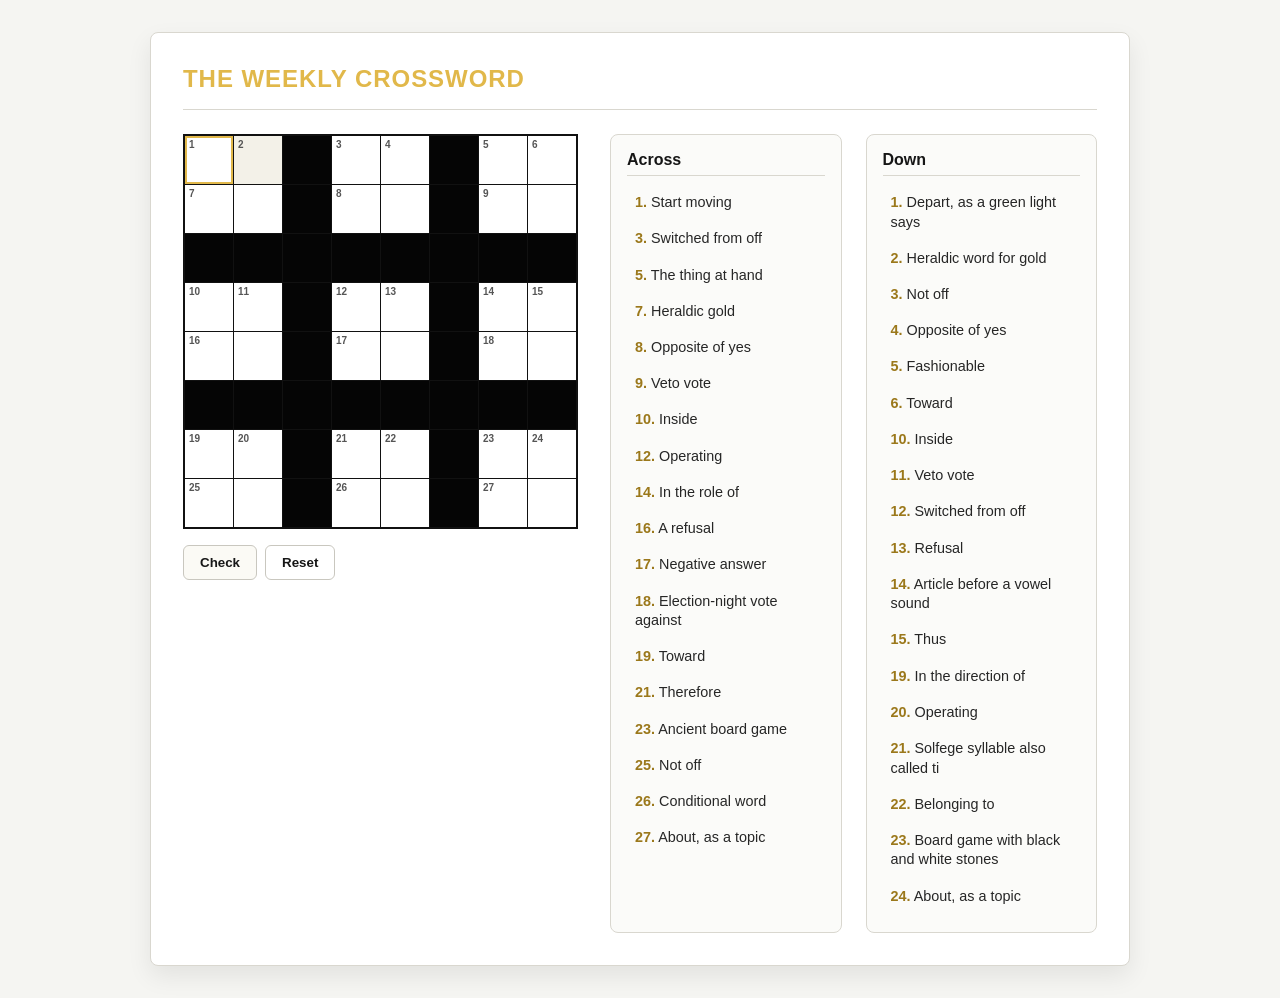
<file: index.html>
<!DOCTYPE html>
<html lang="en">
<head>
  <meta charset="UTF-8">
  <meta name="viewport" content="width=device-width, initial-scale=1.0">
  <title>The Weekly Crossword</title>
  <link rel="stylesheet" href="style.css">
</head>
<body>

<div class="container">
  <header>
    <h1>The Weekly Crossword</h1>
  </header>

  <main class="crossword-layout">
    <div>
      <div class="grid-container">
        <div id="playGrid" class="grid"></div>
      </div>
      <div style="margin-top: 1rem; display: flex; gap: 0.5rem;">
        <button class="btn btn-primary" onclick="checkPuzzle()">Check</button>
        <button class="btn" onclick="resetPlayerGrid()">Reset</button>
      </div>
      <div id="statusMessage" class="status-msg"></div>
    </div>

    <div class="clues-container">
      <div class="clue-list">
        <h3>Across</h3>
        <div id="acrossClues"></div>
      </div>
      <div class="clue-list">
        <h3>Down</h3>
        <div id="downClues"></div>
      </div>
    </div>
  </main>
</div>

<script src="player.js"></script>
</body>
</html>
</file>
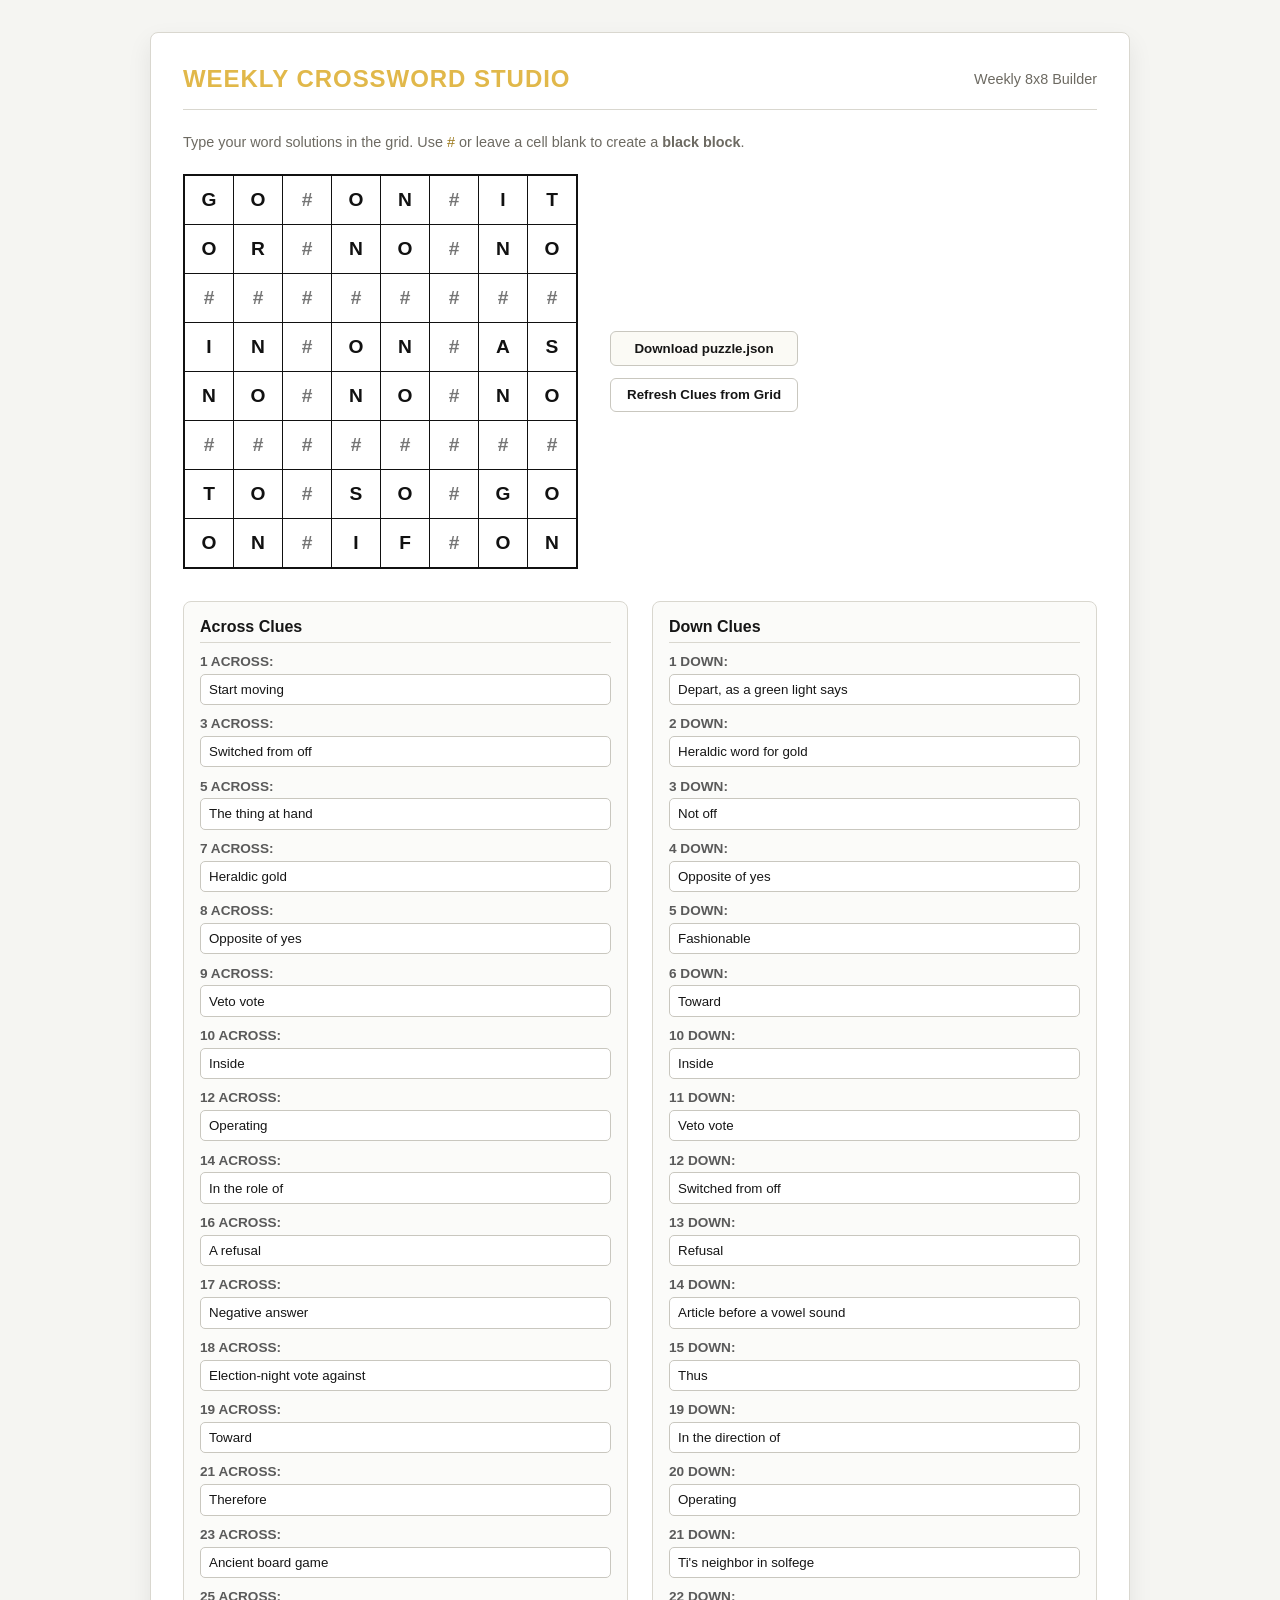
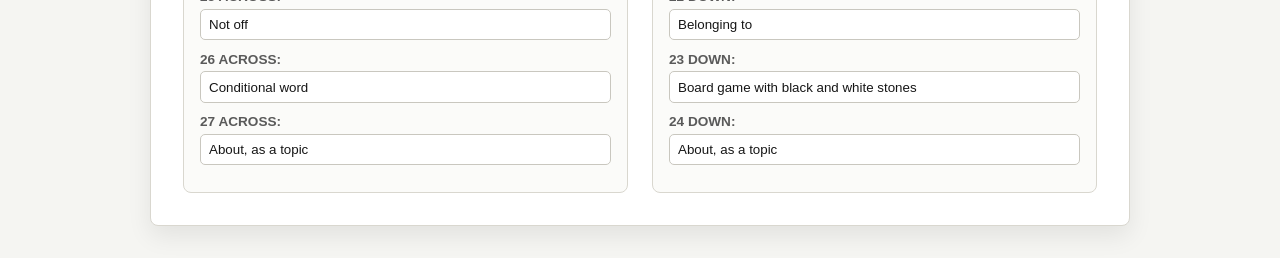
<file: admin.html>
<!DOCTYPE html>
<html lang="en">
<head>
  <meta charset="UTF-8">
  <meta name="viewport" content="width=device-width, initial-scale=1.0">
  <title>Weekly Crossword Studio</title>
  <link rel="stylesheet" href="style.css">
  <style>
    .builder-cell input {
      font-size: 1.2rem;
      font-weight: bold;
      text-transform: uppercase;
    }
  </style>
</head>
<body>

<div class="container">
  <header>
    <h1>Weekly Crossword Studio</h1>
    <span>Weekly 8x8 Builder</span>
  </header>

  <p class="helper-text">
    Type your word solutions in the grid. Use <code>#</code> or leave a cell blank to create a <strong>black block</strong>.
  </p>

  <div style="display: flex; gap: 2rem; flex-wrap: wrap; margin-bottom: 2rem;">
    <div class="grid-container">
      <div id="builderGrid" class="grid"></div>
    </div>
    <div style="display: flex; flex-direction: column; gap: 0.75rem; justify-content: center;">
      <button class="btn btn-primary" onclick="downloadPuzzleJSON()">Download puzzle.json</button>
      <button class="btn" onclick="generateClueInputs()">Refresh Clues from Grid</button>
    </div>
  </div>

  <div class="clues-container">
    <div>
      <h3>Across Clues</h3>
      <div id="builderAcrossClues"></div>
    </div>
    <div>
      <h3>Down Clues</h3>
      <div id="builderDownClues"></div>
    </div>
  </div>
</div>

<script src="admin.js"></script>
</body>
</html>
</file>
<file: style.css>
:root {
  --bg: #f5f5f2;
  --card-bg: #ffffff;
  --panel-bg: #fbfbf9;
  --text: #161616;
  --muted: #6d6a62;
  --border: #111111;
  --primary: #e1b84a;
  --primary-soft: #fbfaf5;
  --highlight: #f3f1e8;
  --focus-cell: #ffffff;
  --correct: #217a45;
  --wrong: #b42323;
  --block: #050505;
  --cell: #ffffff;
  --cell-text: #111111;
  --line: #d9d7cf;
  --grid-size: 8;
  --cell-size: 48px;
}

* {
  box-sizing: border-box;
  margin: 0;
  padding: 0;
  font-family: -apple-system, BlinkMacSystemFont, "Segoe UI", Roboto, sans-serif;
}

body {
  min-height: 100vh;
  background: var(--bg);
  color: var(--text);
  padding: 2rem 1rem;
  display: flex;
  justify-content: center;
}

.container {
  max-width: 980px;
  width: 100%;
  background: var(--card-bg);
  border: 1px solid var(--line);
  padding: 2rem;
  border-radius: 8px;
  box-shadow: 0 10px 24px rgb(0 0 0 / 0.08);
}

header {
  display: flex;
  justify-content: space-between;
  align-items: center;
  gap: 1rem;
  margin-bottom: 1.5rem;
  border-bottom: 1px solid var(--line);
  padding-bottom: 1rem;
}

h1 {
  color: var(--primary);
  font-size: 1.5rem;
  text-transform: uppercase;
  letter-spacing: 0.04em;
}

h3 {
  color: var(--text);
}

code {
  color: #9b781b;
}

header span,
.helper-text {
  color: var(--muted);
  font-size: 0.9rem;
}

.helper-text {
  margin-bottom: 1.5rem;
}

.btn {
  padding: 0.55rem 1rem;
  border-radius: 6px;
  font-weight: 700;
  cursor: pointer;
  border: 1px solid #c9c7bf;
  background: #ffffff;
  color: var(--text);
  transition: background 0.2s, border-color 0.2s;
  text-decoration: none;
  display: inline-block;
}

.btn:hover {
  background: #f4f3ee;
  border-color: #9f9c93;
}

.btn-primary {
  background: var(--primary-soft);
  color: #171717;
  border-color: #c9c7bf;
}

.btn-primary:hover {
  background: #f1efe7;
  border-color: #9f9c93;
}

.crossword-layout {
  display: grid;
  grid-template-columns: auto 1fr;
  gap: 2rem;
  align-items: start;
}

.grid-container {
  display: inline-block;
  border: 2px solid var(--border);
  background-color: var(--border);
}

.grid {
  display: grid;
  grid-template-columns: repeat(var(--grid-size), var(--cell-size));
  grid-template-rows: repeat(var(--grid-size), var(--cell-size));
  gap: 1px;
}

.cell {
  position: relative;
  background-color: var(--cell);
  display: flex;
  justify-content: center;
  align-items: center;
  user-select: none;
}

.cell.blocked {
  background-color: var(--block);
  cursor: not-allowed;
}

.cell-number {
  position: absolute;
  top: 3px;
  left: 4px;
  font-size: 10px;
  font-weight: 800;
  color: #555555;
  pointer-events: none;
}

.cell input {
  width: 100%;
  height: 100%;
  border: none;
  text-align: center;
  font-size: 1.25rem;
  font-weight: 800;
  text-transform: uppercase;
  color: var(--cell-text);
  background: transparent;
  outline: none;
  caret-color: transparent;
  cursor: pointer;
}

.cell.highlighted {
  background-color: var(--highlight);
}

.cell.focused {
  background-color: var(--focus-cell);
  box-shadow: inset 0 0 0 2px #e1b84a;
}

.clues-container {
  display: grid;
  grid-template-columns: 1fr 1fr;
  gap: 1.5rem;
}

.clue-list,
.clues-container > div {
  background: var(--panel-bg);
  border: 1px solid var(--line);
  border-radius: 8px;
  padding: 1rem;
}

.clue-list h3,
.clues-container h3 {
  margin-bottom: 0.7rem;
  font-size: 1rem;
  border-bottom: 1px solid var(--line);
  padding-bottom: 0.35rem;
}

.clue-item {
  padding: 0.4rem 0.5rem;
  margin-bottom: 0.25rem;
  border-radius: 5px;
  color: #262626;
  font-size: 0.9rem;
  line-height: 1.35;
}

.clue-item strong {
  color: #9b781b;
}

.builder-clue-field {
  margin-bottom: 0.7rem;
}

.builder-clue-field label {
  display: block;
  margin-bottom: 0.3rem;
  color: #5a5a5a;
  font-size: 0.85rem;
  font-weight: 800;
}

.builder-clue-field input {
  width: 100%;
  padding: 0.45rem 0.5rem;
  border: 1px solid #c9c7bf;
  border-radius: 5px;
  background: #ffffff;
  color: var(--text);
  outline: none;
}

.builder-clue-field input:focus {
  border-color: #8f8b82;
  box-shadow: 0 0 0 2px rgba(225, 184, 74, 0.12);
}

.status-msg {
  margin-top: 1rem;
  font-weight: 700;
  min-height: 1.2rem;
}

@media (max-width: 760px) {
  .crossword-layout,
  .clues-container {
    grid-template-columns: 1fr;
  }
}

@media (max-width: 520px) {
  :root {
    --cell-size: 39px;
  }

  body {
    padding: 1rem 0.5rem;
  }

  .container {
    padding: 1rem;
  }

  header {
    align-items: flex-start;
    flex-direction: column;
  }
}
</file>
